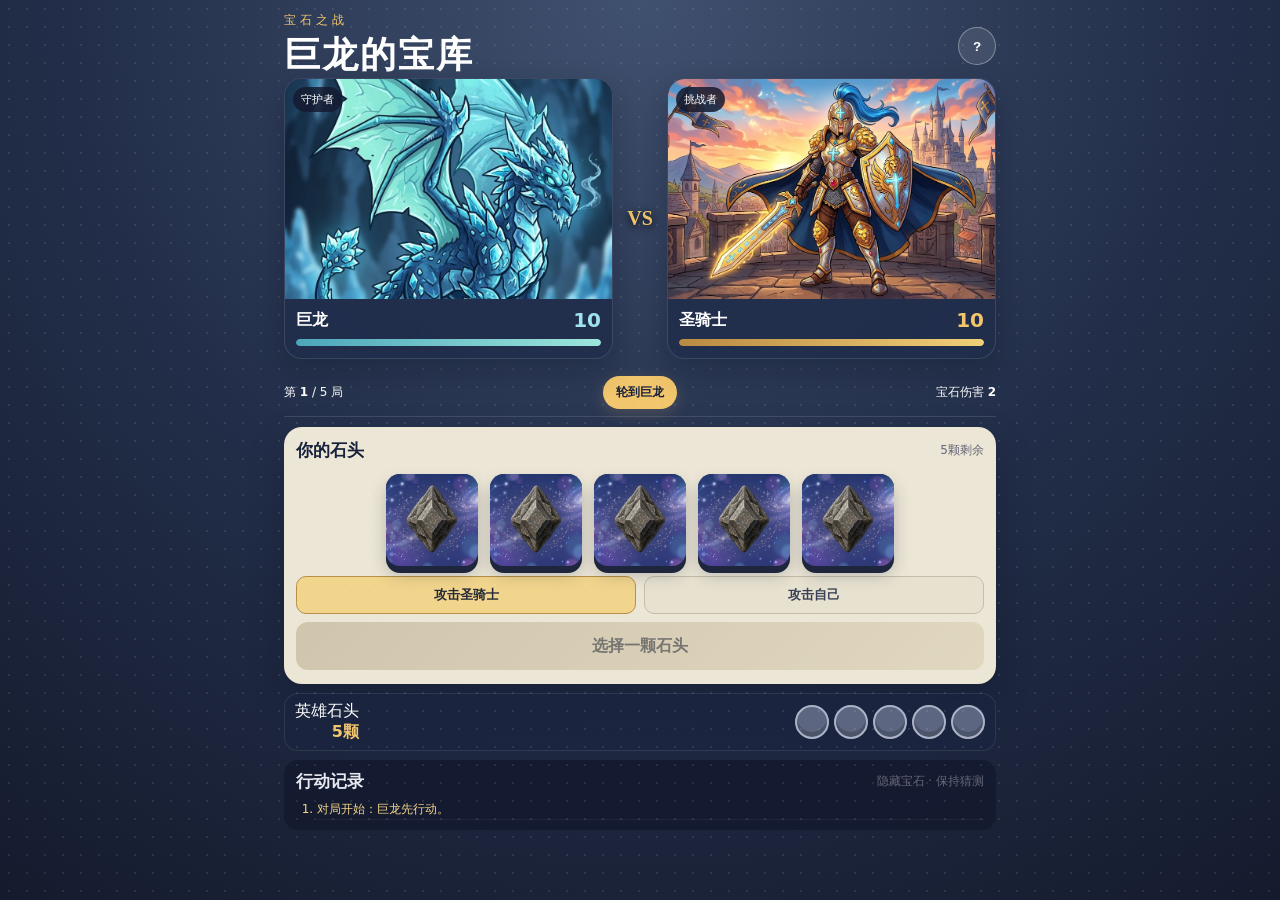
<file: 巨龙的宝库/巨龙的宝库/index.html>
<!doctype html>
<html lang="zh-CN">
<head>
  <meta charset="UTF-8" />
  <meta name="viewport" content="width=device-width, initial-scale=1, maximum-scale=1, viewport-fit=cover" />
  <title>巨龙的宝库</title>
  <link rel="stylesheet" href="style.css" />
</head>
<body>
  <main class="game-shell">
    <header class="title-bar">
      <div>
        <p class="eyebrow">宝石之战</p>
        <h1>巨龙的宝库</h1>
      </div>
      <button id="rulesButton" class="icon-button" type="button" aria-label="查看规则">?</button>
    </header>

    <section class="arena" aria-label="对战角色">
      <article class="fighter dragon-fighter">
        <div class="portrait-wrap">
          <img src="巨龙（主角）.jpeg" alt="冰霜巨龙" />
          <span class="role-badge">守护者</span>
        </div>
        <div class="fighter-info">
          <div class="name-row"><h2>巨龙</h2><strong id="dragonHp">10</strong></div>
          <div class="hp-track" aria-label="巨龙生命值"><span id="dragonHpBar"></span></div>
        </div>
      </article>

      <div class="versus">VS</div>

      <article class="fighter hero-fighter">
        <div class="portrait-wrap">
          <img src="圣骑士（敌人）.jpeg" alt="圣骑士英雄" />
          <span class="role-badge">挑战者</span>
        </div>
        <div class="fighter-info">
          <div class="name-row"><h2>圣骑士</h2><strong id="heroHp">10</strong></div>
          <div class="hp-track hero-hp" aria-label="圣骑士生命值"><span id="heroHpBar"></span></div>
        </div>
      </article>
    </section>

    <section class="status-panel">
      <div><span>第 <strong id="roundNumber">1</strong> / 5 局</span></div>
      <div class="turn-pill" id="turnPill">轮到巨龙</div>
      <div><span>宝石伤害 <strong>2</strong></span></div>
    </section>

    <section class="hand-section" aria-live="polite">
      <div class="hand-heading">
        <h2>你的石头</h2>
        <span id="dragonStoneCount">5颗剩余</span>
      </div>
      <div id="dragonHand" class="stone-hand"></div>
      <div class="target-choice" aria-label="攻击目标">
        <button id="targetHero" class="target-button selected" type="button">攻击圣骑士</button>
        <button id="targetSelf" class="target-button" type="button">攻击自己</button>
      </div>
      <button id="actionButton" class="action-button" type="button" disabled>选择一颗石头</button>
    </section>

    <section class="enemy-hands">
      <div><span>英雄石头</span><strong id="heroStoneCount">5颗</strong></div>
      <div id="heroStoneBacks" class="enemy-stones" aria-label="英雄剩余石头背面"></div>
    </section>

    <section class="log-panel">
      <div class="log-heading"><h2>行动记录</h2><span id="roundHint">隐藏宝石 · 保持猜测</span></div>
      <ol id="actionLog"></ol>
    </section>

    <dialog id="rulesDialog">
      <form method="dialog">
        <h2>宝库规则</h2>
        <ul>
          <li>巨龙与圣骑士各有 <strong>10 点生命</strong>。</li>
          <li>每局双方各获得 <strong>5颗随机石头</strong>；魔法宝石至少 1颗，普通石头同样随机出现。</li>
          <li>攻击对手时，宝石造成 <strong>2点伤害</strong>，普通石头不造成伤害，并立即交给对手。</li>
          <li>攻击自己时，宝石会伤害自己并交给对手；普通石头不受伤且可以继续行动。</li>
          <li>石头背面隐藏双方无法查看的真实类型。每局轮流行动，石头耗尽后进入下一局。</li>
          <li>对局共 <strong>5局</strong>。生命归零立即获胜；5局结束后以生命值比较胜负，平手时判为平局。</li>
        </ul>
        <button class="action-button" value="close">知道了</button>
      </form>
    </dialog>

    <dialog id="resultDialog">
      <div class="result-content">
        <div id="resultIcon" class="result-icon">♛</div>
        <p class="eyebrow">对局结束</p>
        <h2 id="resultTitle">巨龙获胜</h2>
        <p id="resultText"></p>
        <button id="restartButton" class="action-button" type="button">重新开始</button>
      </div>
    </dialog>
  </main>
  <script src="game.js"></script>
</body>
</html>
</file>
<file: 巨龙的宝库/巨龙的宝库/style.css>
:root {
  --ink: #17213b; --navy: #202c4d; --gold: #f2c66d; --blue: #6dc9d9;
  --panel: rgba(245, 238, 220, .96); --red: #c86b6b;
}
* { box-sizing: border-box; }
body {
  margin: 0; min-height: 100vh; color: var(--ink); font-family: "PingFang SC", "Microsoft YaHei", system-ui, sans-serif;
  background: radial-gradient(circle at 50% 0%, #40516f 0, #222e49 52%, #151b2d 100%);
}
body::before { content: ""; position: fixed; inset: 0; pointer-events: none; opacity: .09; background-image: radial-gradient(#fff 1px, transparent 1px); background-size: 18px 18px; }
.game-shell { width: min(760px, 100%); min-height: 100vh; margin: auto; padding: 14px clamp(12px, 3vw, 24px) 24px; }
.title-bar { height: 64px; display: flex; align-items: center; justify-content: space-between; color: white; }
.title-bar h1 { margin: 0; font-family: Georgia, serif; letter-spacing: 2px; font-size: clamp(24px, 7vw, 36px); }
.eyebrow { margin: 0 0 2px; color: var(--gold); font-size: 12px; letter-spacing: 4px; }
.icon-button { width: 38px; height: 38px; border-radius: 50%; border: 1px solid rgba(255,255,255,.35); background: rgba(255,255,255,.1); color: white; font-weight: 800; }
.arena { display: grid; grid-template-columns: 1fr 42px 1fr; align-items: center; gap: 6px; }
.fighter { position: relative; border-radius: 18px; background: rgba(31,44,75,.82); border: 1px solid rgba(255,255,255,.12); overflow: hidden; box-shadow: 0 12px 30px rgba(5,9,20,.24); }
.portrait-wrap { height: clamp(150px, 32vw, 220px); overflow: hidden; position: relative; }
.portrait-wrap img { width: 100%; height: 100%; object-fit: cover; object-position: center 25%; display: block; }
.dragon-fighter .portrait-wrap img { object-position: center 35%; }
.role-badge { position: absolute; left: 8px; top: 8px; padding: 5px 8px; border-radius: 20px; font-size: 11px; background: rgba(20,27,48,.85); color: white; }
.fighter-info { padding: 9px 11px 12px; }
.name-row { display:flex; align-items:center; justify-content:space-between; color:white; }
.name-row h2 { margin: 0; font-size: 16px; }
.name-row strong { font-size: 20px; color: #9ee4eb; }
.hero-hp strong, .hero-fighter .name-row strong { color: var(--gold); }
.hp-track { height: 7px; margin-top: 7px; background: rgba(0,0,0,.35); border-radius: 20px; overflow:hidden; }
.hp-track span { display:block; width:100%; height:100%; border-radius:20px; background: linear-gradient(90deg, #4ca7ba, #9ce6dc); transition: width .35s; }
.hero-hp span { background: linear-gradient(90deg, #b98a42, #f1cf78); }
.versus { text-align:center; color:var(--gold); font-family: Georgia, serif; font-weight:900; font-size:20px; text-shadow:0 2px 8px #000; }
.status-panel { margin: 10px 0; height: 48px; display:grid; grid-template-columns:1fr auto 1fr; align-items:center; color:white; border-bottom:1px solid rgba(255,255,255,.12); font-size:12px; text-align:center; }
.status-panel > div:last-child { text-align:right; }
.status-panel > div:first-child { text-align:left; }
.turn-pill { padding:8px 13px; border-radius:22px; background: var(--gold); color:var(--ink); font-weight:800; box-shadow:0 4px 15px rgba(242,198,109,.18); }
.turn-pill.enemy { background:#d6d8e1; }
.hand-section { background:var(--panel); border-radius:18px; padding:12px 12px 14px; box-shadow:0 14px 35px rgba(8,13,26,.25); }
.hand-heading, .log-heading { display:flex; justify-content:space-between; align-items:center; }
.hand-heading h2, .log-heading h2 { margin:0; font-family:Georgia, serif; font-size:17px; }
.hand-heading span, .log-heading span { font-size:12px; color:#667; }
.stone-hand { min-height:105px; display:flex; justify-content:center; gap:clamp(5px,2vw,12px); padding:12px 0 10px; }
.stone-card { position:relative; width:min(17vw, 92px); height:92px; border:0; border-radius:14px; padding:0; background:#313c58; cursor:pointer; box-shadow:0 7px 0 #1d263d, 0 9px 16px rgba(31,38,58,.25); overflow:hidden; transition:.18s transform,.18s box-shadow; }
.stone-card:hover:not(:disabled), .stone-card.selected { transform:translateY(-5px); box-shadow:0 10px 0 #1d263d, 0 13px 20px rgba(31,38,58,.28); }
.stone-card.selected { outline:3px solid var(--gold); }
.stone-card img { width:100%; height:100%; object-fit:cover; }
.stone-card.revealed.gem { box-shadow:0 7px 0 #5868a0; }
.stone-card.revealed.normal { filter:saturate(.25); box-shadow:0 7px 0 #667; }
.stone-card .reveal-tag { position:absolute; left:0; right:0; bottom:0; padding:5px 2px 4px; background:rgba(18,25,43,.86); color:white; font-size:10px; }
.stone-card:disabled { cursor:not-allowed; }
.target-choice { display:grid; grid-template-columns:1fr 1fr; gap:8px; margin-bottom:8px; }
.target-button { min-height:38px; border:1px solid #c3bda9; border-radius:10px; background:#e7e1d0; color:#394157; font-weight:800; cursor:pointer; }
.target-button.selected { border-color:#b78f46; background:#f2d58c; color:#262a38; }
.target-button:disabled { opacity:.55; cursor:not-allowed; }
.action-button { width:100%; min-height:48px; border:0; border-radius:12px; background:linear-gradient(135deg,#d8ad57,#f0cd78); color:#262a38; font-size:16px; font-weight:900; box-shadow:0 5px 0 #a68243; cursor:pointer; }
.action-button:disabled { filter:grayscale(.65); opacity:.6; cursor:not-allowed; box-shadow:none; }
.enemy-hands { min-height:55px; margin-top:9px; padding:7px 10px; border-radius:14px; display:flex; align-items:center; justify-content:space-between; color:white; background:rgba(27,37,63,.75); border:1px solid rgba(255,255,255,.09); }
.enemy-hands strong { display:block; text-align:right; color:var(--gold); }
.enemy-stones { display:flex; gap:5px; }
.enemy-stone { width:34px; height:34px; border-radius:50%; background:#5d6680; border:2px solid #adb3c7; box-shadow:inset 0 -5px 0 rgba(0,0,0,.18); }
.log-panel { margin-top:9px; max-height:190px; border-radius:14px; background:rgba(20,27,47,.92); color:#e8eaf1; padding:10px 12px 8px; overflow:hidden; }
#actionLog { margin:7px 0 0; padding-left:21px; font-size:12px; line-height:1.55; }
#actionLog li { margin-bottom:2px; border-bottom:1px solid rgba(255,255,255,.05); }
#actionLog li:last-child { color:#f5d38a; }
dialog { width:min(430px, calc(100% - 28px)); border:0; border-radius:18px; padding:0; color:var(--ink); background:var(--panel); box-shadow:0 20px 70px rgba(0,0,0,.45); }
dialog::backdrop { background:rgba(7,10,22,.72); backdrop-filter:blur(4px); }
dialog form { padding:22px; }
dialog h2 { margin-top:0; font-family:Georgia, serif; }
dialog ul { padding-left:20px; line-height:1.65; }
.result-content { text-align:center; padding:28px 22px 22px; }
.result-icon { width:76px; height:76px; display:grid; place-items:center; margin:-62px auto 12px; border-radius:50%; background:var(--gold); border:5px solid var(--panel); font-size:40px; box-shadow:0 8px 20px rgba(0,0,0,.25); }
.result-content h2 { font-size:28px; }
@media (max-width:480px) {
  .game-shell { padding-top:6px; }
  .title-bar { height:54px; }
  .portrait-wrap { height:145px; }
  .arena { grid-template-columns:minmax(0,1fr) 28px minmax(0,1fr); }
  .stone-card { height:82px; }
  .stone-hand { min-height:96px; }
  .log-panel { max-height:145px; }
}
@media (max-height:700px) and (max-width:480px) {
  .portrait-wrap { height:125px; }
  .stone-card { height:74px; }
  .stone-hand { min-height:84px; padding:9px 0 7px; }
  .log-panel { max-height:112px; }
}
</file>
